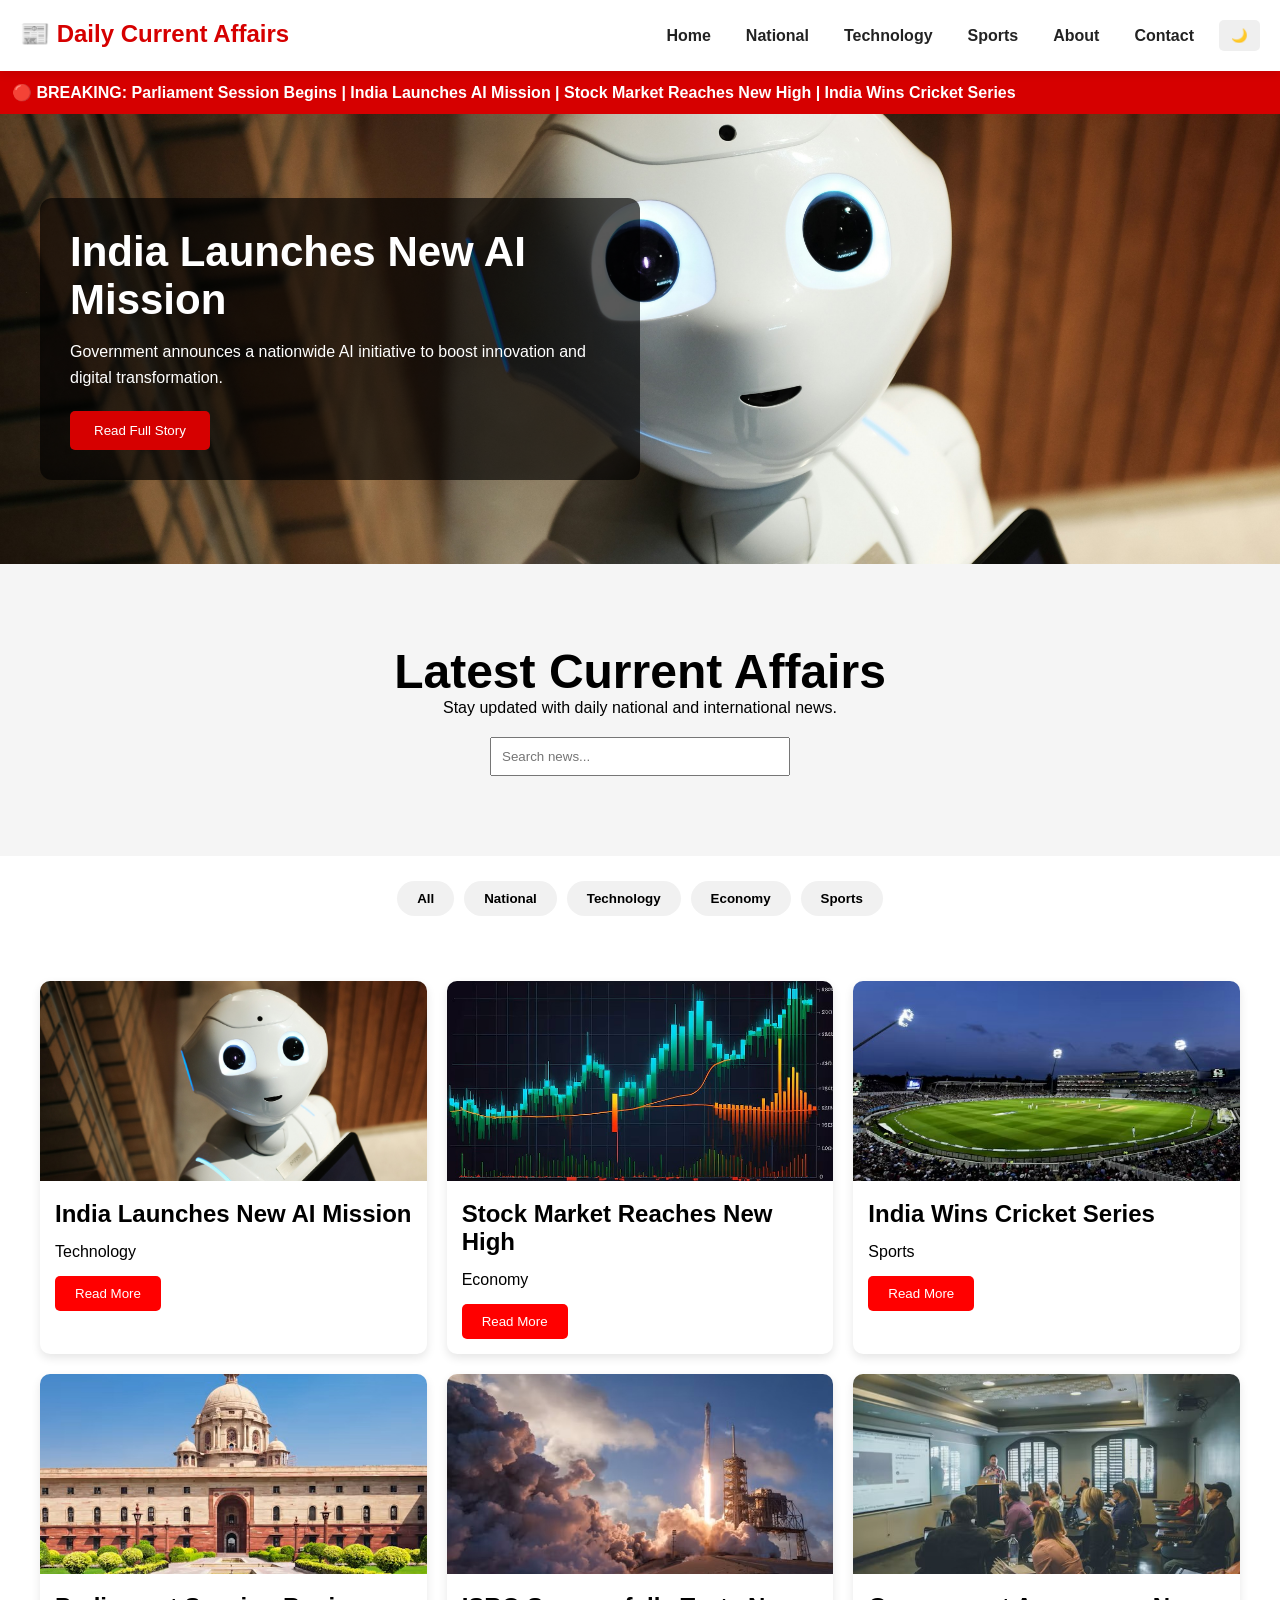
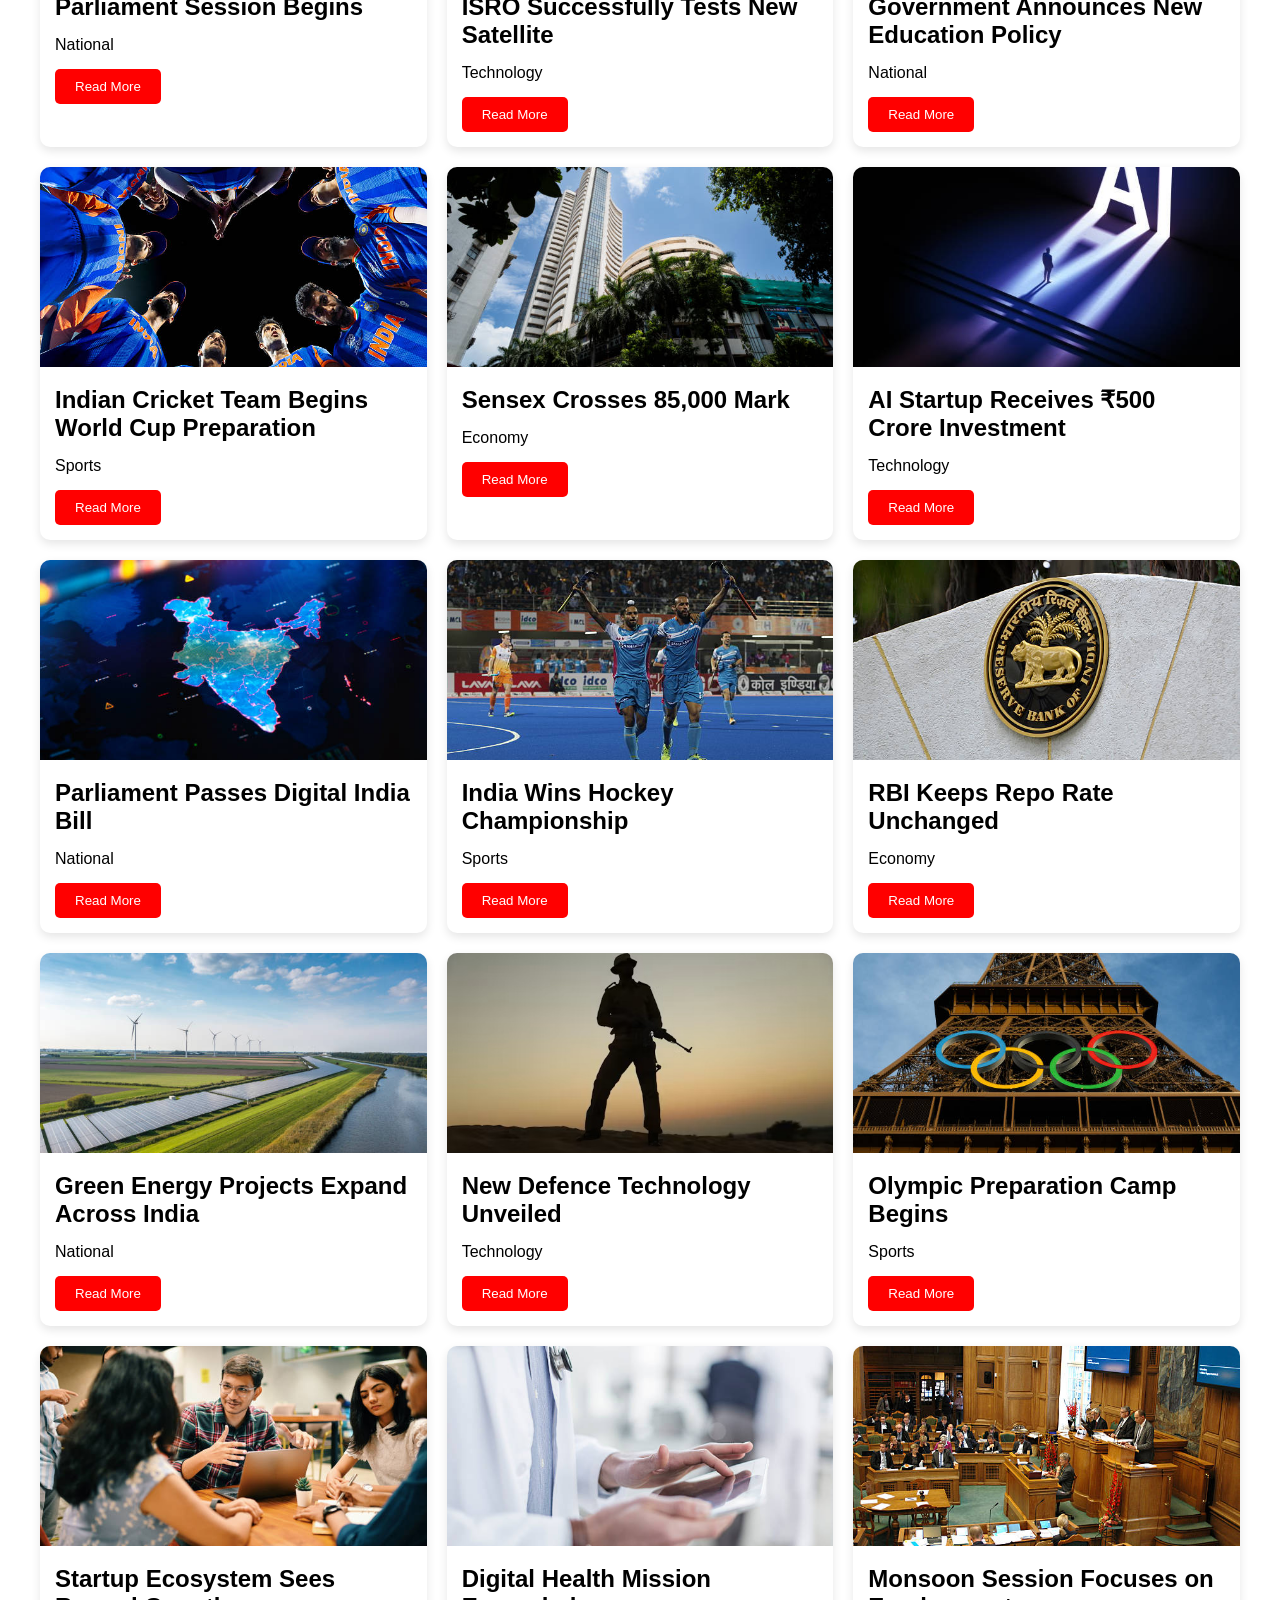
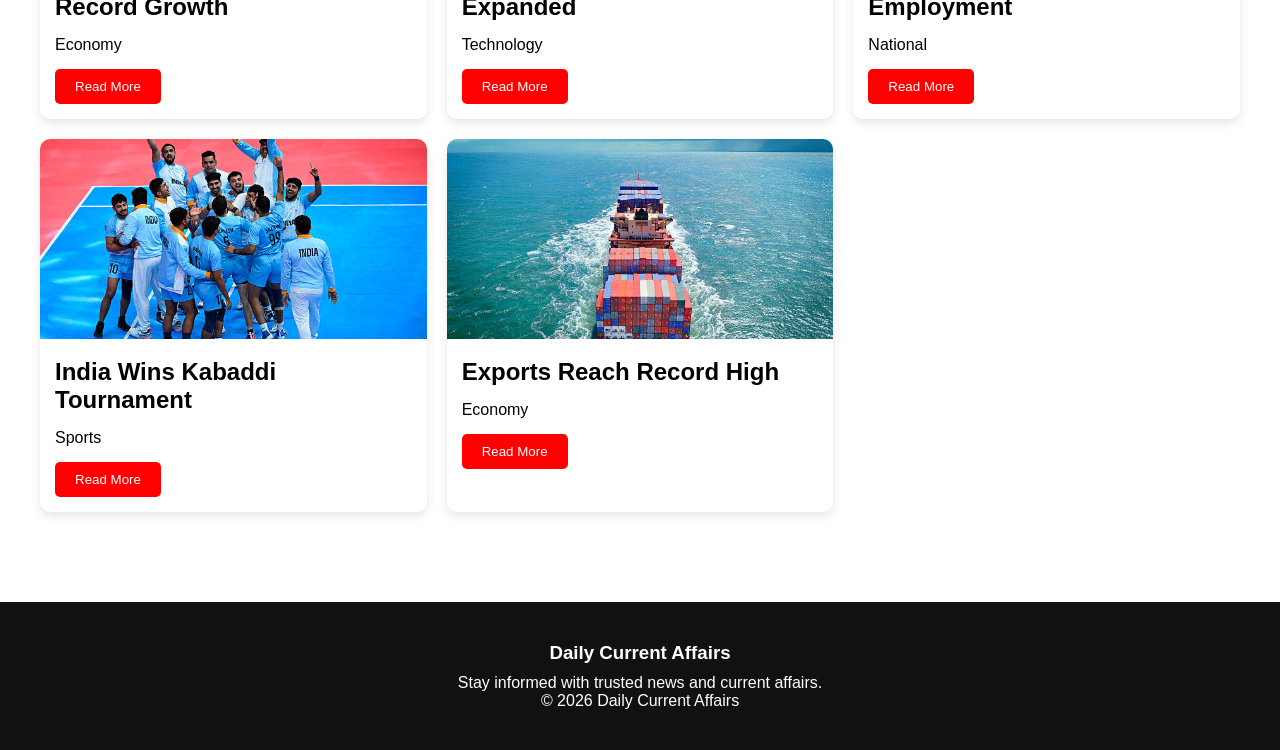
<file: index.html>
<!DOCTYPE html>
<html lang="en">

<head>

<meta charset="UTF-8">

<meta name="viewport" content="width=device-width, initial-scale=1.0">

<title>Daily Current Affairs</title>

<link rel="stylesheet" href="style.css">

</head>

<body>

<header>

<div class="logo">
📰 Daily Current Affairs
</div>

<nav>

<nav>

<a href="index.html">Home</a>

<a href="javascript:void(0)" onclick="filterNews('National')">National</a>

<a href="javascript:void(0)" onclick="filterNews('Technology')">Technology</a>

<a href="javascript:void(0)" onclick="filterNews('Sports')">Sports</a>

<a href="about.html">About</a>

<a href="contact.html">Contact</a>

<button id="darkBtn">🌙</button>

</nav>
</header>
<div class="ticker">

<div class="ticker-content">

🔴 BREAKING:
Parliament Session Begins |
India Launches AI Mission |
Stock Market Reaches New High |
India Wins Cricket Series

</div>

</div>

<section class="featured-news">

<div class="featured-content">

<h1>
India Launches New AI Mission
</h1>

<p>
Government announces a nationwide AI initiative
to boost innovation and digital transformation.
</p>

<button onclick="openArticle(1)">
Read Full Story
</button>

</div>

</section>

<section class="hero">

<h1>
Latest Current Affairs
</h1>

<p>
Stay updated with daily national and international news.
</p>

<input
type="text"
id="searchBox"
placeholder="Search news..."
>

</section>

<section class="categories">

<button onclick="filterNews('All')">All</button>

<button onclick="filterNews('National')">National</button>

<button onclick="filterNews('Technology')">Technology</button>

<button onclick="filterNews('Economy')">Economy</button>

<button onclick="filterNews('Sports')">Sports</button>



</section>

<section id="newsContainer">

</section>

<footer>

<h3>Daily Current Affairs</h3>

<p>
Stay informed with trusted news and current affairs.
</p>

<p>
© 2026 Daily Current Affairs
</p>

</footer>

<script src="data.js"></script>

<script src="script.js"></script>

</body>
</html>
</file>
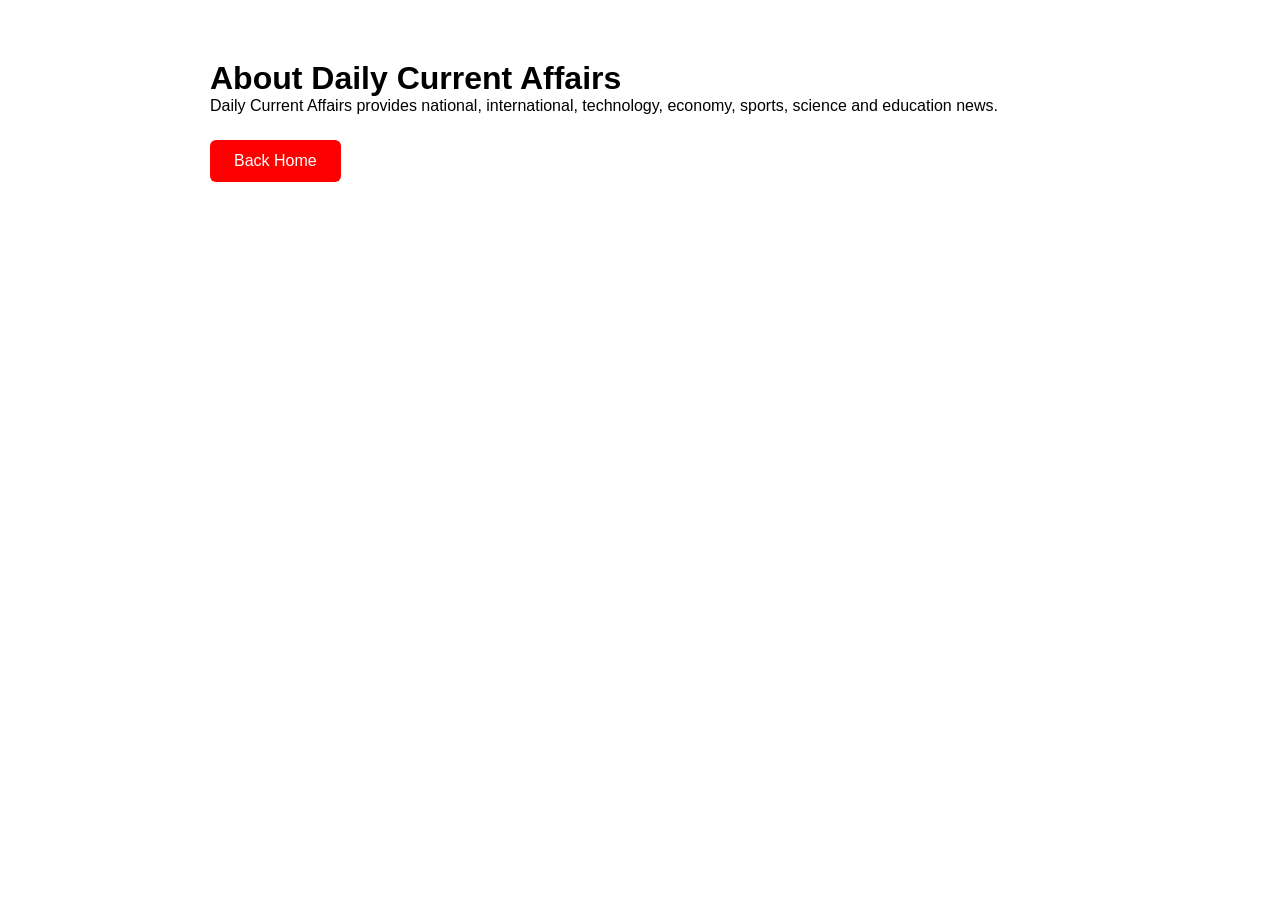
<file: about.html>
<!DOCTYPE html>
<html>
<head>
<title>About</title>
<link rel="stylesheet" href="style.css">
</head>
<body>

<div class="article-container">

<h1>About Daily Current Affairs</h1>

<p>
Daily Current Affairs provides national, international,
technology, economy, sports, science and education news.
</p>

<a href="index.html">
<button class="back-btn">Back Home</button>
</a>

</div>

</body>
</html>
</file>
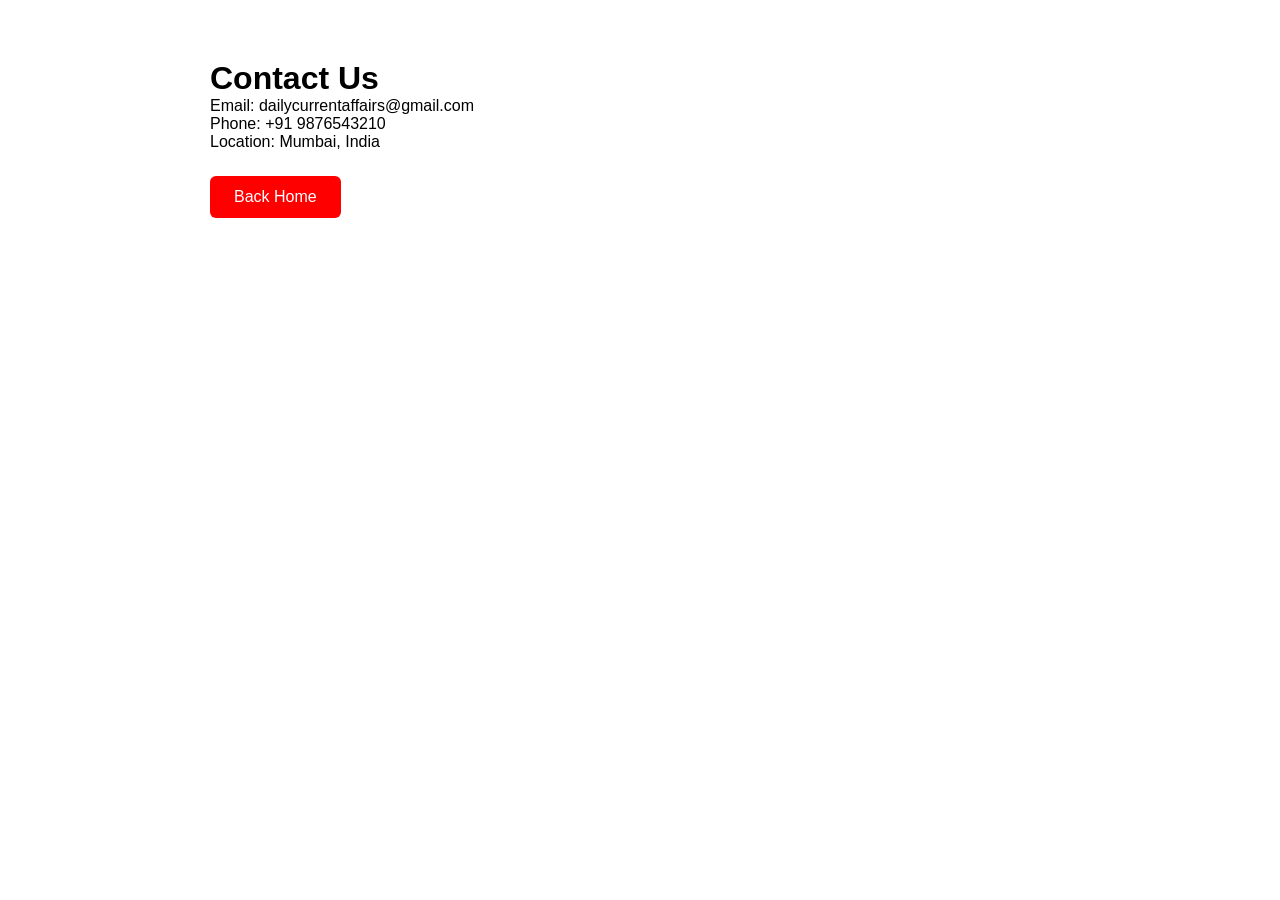
<file: contact.html>
<!DOCTYPE html>
<html>
<head>
<title>Contact</title>
<link rel="stylesheet" href="style.css">
</head>
<body>

<div class="article-container">

<h1>Contact Us</h1>

<p>Email: dailycurrentaffairs@gmail.com</p>

<p>Phone: +91 9876543210</p>

<p>Location: Mumbai, India</p>

<a href="index.html">
<button class="back-btn">Back Home</button>
</a>

</div>

</body>
</html>
</file>
<file: style.css>
*{
margin:0;
padding:0;
box-sizing:border-box;
font-family:Arial,sans-serif;
}

body{
background:white;
color:black;
}

header{
display:flex;
justify-content:space-between;
padding:20px;
background:white;
box-shadow:0 2px 10px rgba(0,0,0,.1);
position:sticky;
top:0;
}

nav a{
margin:0 10px;
text-decoration:none;
color:black;
}

.hero{
text-align:center;
padding:80px 20px;
background:#f5f5f5;
}

.hero h1{
font-size:3rem;
}

#searchBox{
padding:10px;
width:300px;
margin-top:20px;
}

#newsContainer{
display:grid;
grid-template-columns:
repeat(auto-fit,minmax(300px,1fr));
gap:20px;
padding:40px;
}

.card{
background:white;
border-radius:10px;
overflow:hidden;
box-shadow:0 4px 10px rgba(0,0,0,.1);
}

.card img{
width:100%;
height:200px;
object-fit:cover;
}

.card h2{
padding:15px;
}

.card p{
padding:0 15px;
}

.card button{
margin:15px;
padding:10px 20px;
background:red;
color:white;
border:none;
cursor:pointer;
}

.article-container{
max-width:900px;
margin:30px auto;
padding:20px;
background:white;
}

.article-image{
width:100%;
height:450px;
object-fit:cover;
border-radius:10px;
display:block;
margin-bottom:20px;
}

.article-title{
font-size:40px;
margin-bottom:15px;
}

.meta{
color:#666;
margin-bottom:10px;
}

.content{
font-size:18px;
line-height:1.8;
text-align:justify;
}

.back-btn{
padding:12px 20px;
background:red;
color:white;
border:none;
cursor:pointer;
margin-top:20px;
border-radius:5px;
}

.back-btn:hover{
background:#cc0000;
}

@media(max-width:768px){

.article-container{
padding:15px;
}

.article-image{
height:250px;
}

.article-title{
font-size:28px;
}

.content{
font-size:16px;
}

}


/* ARTICLE PAGE IMPROVEMENTS */

.article-container{
max-width:900px;
margin:40px auto;
padding:20px;
background:white;
}

.article-image{
width:100%;
height:450px;
object-fit:cover;
border-radius:12px;
display:block;
margin-bottom:25px;
box-shadow:0 4px 12px rgba(0,0,0,.1);
}

.article-title{
font-size:42px;
font-weight:bold;
margin-bottom:15px;
line-height:1.3;
}

.meta{
color:#666;
font-size:14px;
margin-bottom:8px;
}

.content{
font-size:18px;
line-height:1.9;
margin-top:20px;
text-align:justify;
}

.back-btn{
padding:12px 24px;
background:red;
color:white;
border:none;
border-radius:6px;
cursor:pointer;
margin-top:25px;
font-size:16px;
}

.back-btn:hover{
background:#cc0000;
}

/* MOBILE RESPONSIVE */

@media (max-width:768px){

.article-container{
padding:15px;
margin:20px auto;
}

.article-image{
height:220px;
}

.article-title{
font-size:28px;
}

.content{
font-size:16px;
line-height:1.7;
}

.back-btn{
width:100%;
}

}

/* ===== PROFESSIONAL NEWS PORTAL STYLES ===== */

.logo{
font-size:24px;
font-weight:bold;
color:#d60000;
}

nav{
display:flex;
align-items:center;
gap:15px;
}

nav a{
text-decoration:none;
color:#222;
font-weight:600;
}

nav a:hover{
color:#d60000;
}

#darkBtn{
padding:8px 12px;
border:none;
cursor:pointer;
border-radius:5px;
}

/* Breaking News */

.ticker{
background:#d60000;
color:white;
padding:12px;
overflow:hidden;
font-weight:bold;
}

.ticker-content{
white-space:nowrap;
animation:scrollNews 18s linear infinite;
}

@keyframes scrollNews{
0%{
transform:translateX(100%);
}
100%{
transform:translateX(-100%);
}
}

/* Featured Banner */

.featured-news{
background:url('images/ai-mission.jpeg');
background-size:cover;
background-position:center;
height:450px;
display:flex;
align-items:center;
padding:40px;
}

.featured-content{
background:rgba(0,0,0,0.65);
padding:30px;
border-radius:12px;
max-width:600px;
color:white;
}

.featured-content h1{
font-size:42px;
margin-bottom:15px;
}

.featured-content p{
margin-bottom:20px;
line-height:1.6;
}

.featured-content button{
padding:12px 24px;
background:#d60000;
color:white;
border:none;
cursor:pointer;
border-radius:5px;
}

/* Category Buttons */

.categories{
display:flex;
justify-content:center;
flex-wrap:wrap;
gap:10px;
padding:25px;
}

.categories button{
padding:10px 20px;
border:none;
border-radius:25px;
cursor:pointer;
background:#f1f1f1;
font-weight:bold;
}

.categories button:hover{
background:#d60000;
color:white;
}

/* Better Cards */

.card{
transition:0.3s;
}

.card:hover{
transform:translateY(-5px);
}

.card button{
border-radius:5px;
}

.card button:hover{
background:#cc0000;
}

/* Footer */

footer{
background:#111;
color:white;
text-align:center;
padding:40px 20px;
margin-top:50px;
}

footer h3{
margin-bottom:10px;
}

/* Mobile */

@media(max-width:768px){

header{
flex-direction:column;
gap:15px;
}

nav{
flex-wrap:wrap;
justify-content:center;
}

.featured-news{
height:300px;
padding:20px;
}

.featured-content h1{
font-size:28px;
}

.hero h1{
font-size:2rem;
}

#searchBox{
width:100%;
max-width:350px;
}

}/* ===== PROFESSIONAL NEWS PORTAL STYLES ===== */

.logo{
font-size:24px;
font-weight:bold;
color:#d60000;
}

nav{
display:flex;
align-items:center;
gap:15px;
}

nav a{
text-decoration:none;
color:#222;
font-weight:600;
}

nav a:hover{
color:#d60000;
}

#darkBtn{
padding:8px 12px;
border:none;
cursor:pointer;
border-radius:5px;
}

/* Breaking News */

.ticker{
background:#d60000;
color:white;
padding:12px;
overflow:hidden;
font-weight:bold;
}

.ticker-content{
white-space:nowrap;
animation:scrollNews 18s linear infinite;
}

@keyframes scrollNews{
0%{
transform:translateX(100%);
}
100%{
transform:translateX(-100%);
}
}

/* Featured Banner */

.featured-news{
background:url('images/ai-mission.jpeg');
background-size:cover;
background-position:center;
height:450px;
display:flex;
align-items:center;
padding:40px;
}

.featured-content{
background:rgba(0,0,0,0.65);
padding:30px;
border-radius:12px;
max-width:600px;
color:white;
}

.featured-content h1{
font-size:42px;
margin-bottom:15px;
}

.featured-content p{
margin-bottom:20px;
line-height:1.6;
}

.featured-content button{
padding:12px 24px;
background:#d60000;
color:white;
border:none;
cursor:pointer;
border-radius:5px;
}

/* Category Buttons */

.categories{
display:flex;
justify-content:center;
flex-wrap:wrap;
gap:10px;
padding:25px;
}

.categories button{
padding:10px 20px;
border:none;
border-radius:25px;
cursor:pointer;
background:#f1f1f1;
font-weight:bold;
}

.categories button:hover{
background:#d60000;
color:white;
}

/* Better Cards */

.card{
transition:0.3s;
}

.card:hover{
transform:translateY(-5px);
}

.card button{
border-radius:5px;
}

.card button:hover{
background:#cc0000;
}

/* Footer */

footer{
background:#111;
color:white;
text-align:center;
padding:40px 20px;
margin-top:50px;
}

footer h3{
margin-bottom:10px;
}

/* Mobile */

@media(max-width:768px){

header{
flex-direction:column;
gap:15px;
}

nav{
flex-wrap:wrap;
justify-content:center;
}

.featured-news{
height:300px;
padding:20px;
}

.featured-content h1{
font-size:28px;
}

.hero h1{
font-size:2rem;
}

#searchBox{
width:100%;
max-width:350px;
}

}/* ===== PROFESSIONAL NEWS PORTAL STYLES ===== */

.logo{
font-size:24px;
font-weight:bold;
color:#d60000;
}

nav{
display:flex;
align-items:center;
gap:15px;
}

nav a{
text-decoration:none;
color:#222;
font-weight:600;
}

nav a:hover{
color:#d60000;
}

#darkBtn{
padding:8px 12px;
border:none;
cursor:pointer;
border-radius:5px;
}

/* Breaking News */

.ticker{
background:#d60000;
color:white;
padding:12px;
overflow:hidden;
font-weight:bold;
}

.ticker-content{
white-space:nowrap;
animation:scrollNews 18s linear infinite;
}

@keyframes scrollNews{
0%{
transform:translateX(100%);
}
100%{
transform:translateX(-100%);
}
}

/* Featured Banner */

.featured-news{
background:url('images/ai-mission.jpeg');
background-size:cover;
background-position:center;
height:450px;
display:flex;
align-items:center;
padding:40px;
}

.featured-content{
background:rgba(0,0,0,0.65);
padding:30px;
border-radius:12px;
max-width:600px;
color:white;
}

.featured-content h1{
font-size:42px;
margin-bottom:15px;
}

.featured-content p{
margin-bottom:20px;
line-height:1.6;
}

.featured-content button{
padding:12px 24px;
background:#d60000;
color:white;
border:none;
cursor:pointer;
border-radius:5px;
}

/* Category Buttons */

.categories{
display:flex;
justify-content:center;
flex-wrap:wrap;
gap:10px;
padding:25px;
}

.categories button{
padding:10px 20px;
border:none;
border-radius:25px;
cursor:pointer;
background:#f1f1f1;
font-weight:bold;
}

.categories button:hover{
background:#d60000;
color:white;
}

/* Better Cards */

.card{
transition:0.3s;
}

.card:hover{
transform:translateY(-5px);
}

.card button{
border-radius:5px;
}

.card button:hover{
background:#cc0000;
}

/* Footer */

footer{
background:#111;
color:white;
text-align:center;
padding:40px 20px;
margin-top:50px;
}

footer h3{
margin-bottom:10px;
}

/* Mobile */

@media(max-width:768px){

header{
flex-direction:column;
gap:15px;
}

nav{
flex-wrap:wrap;
justify-content:center;
}

.featured-news{
height:300px;
padding:20px;
}

.featured-content h1{
font-size:28px;
}

.hero h1{
font-size:2rem;
}

#searchBox{
width:100%;
max-width:350px;
}

}

/* =========================
   DARK MODE
========================= */

.dark{
    background:#121212;
    color:#ffffff;
    transition:.3s;
}

/* Header */
.dark header{
    background:#1b1b1b;
    box-shadow:0 2px 10px rgba(255,255,255,.08);
}

.dark nav a{
    color:#fff;
}

.dark nav a:hover{
    color:#ff4d4d;
}

.dark .logo{
    color:#ff3b3b;
}

/* Breaking News */

.dark .ticker{
    background:#b30000;
    color:#fff;
}

/* Hero */

.dark .hero{
    background:#1c1c1c;
    color:#fff;
}

.dark .hero h1,
.dark .hero p{
    color:#fff;
}

.dark #searchBox{
    background:#2a2a2a;
    color:#fff;
    border:1px solid #555;
}

.dark #searchBox::placeholder{
    color:#ccc;
}

/* Featured Banner */

.dark .featured-news{
    background-size:cover;
}

.dark .featured-content{
    background:rgba(0,0,0,.75);
}

/* Categories */

.dark .categories{
    background:#121212;
}

.dark .categories button{
    background:#2d2d2d;
    color:#fff;
}

.dark .categories button:hover{
    background:#d60000;
}

/* Cards */

.dark .card{
    background:#1e1e1e;
    color:#fff;
}

.dark .card h2{
    color:#fff;
}

.dark .card p{
    color:#d8d8d8;
}

/* Article */

.dark .article-container{
    background:#1d1d1d;
    color:#fff;
}

.dark .meta{
    color:#bdbdbd;
}

.dark .content{
    color:#eee;
}

/* Footer */

.dark footer{
    background:#000;
    color:#fff;
}
</file>
